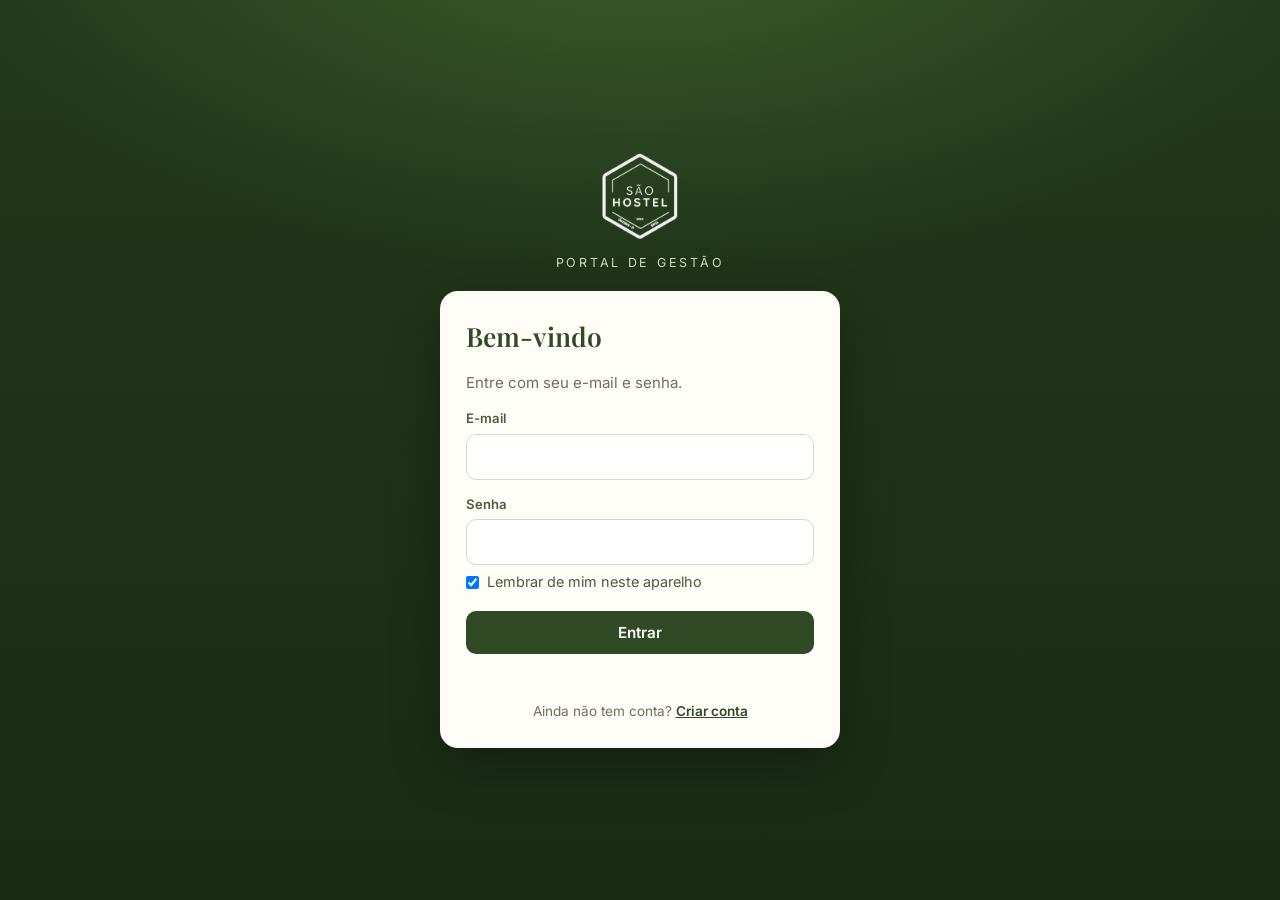
<file: index.html>
<!DOCTYPE html>
<html lang="pt-BR">
<head>
<meta charset="utf-8">
<meta name="viewport" content="width=device-width, initial-scale=1">
<meta name="robots" content="noindex, nofollow">
<meta name="theme-color" content="#22381a">
<title>Portal São Hostel</title>
<link rel="icon" type="image/png" href="assets/favicon.png?v=17">
<link rel="stylesheet" href="theme.css?v=17">
<link rel="stylesheet" href="portal.css?v=17">
</head>
<body>

<!-- ENTRADA -->
<main id="viewLogin" class="login hidden">
  <div class="login-inner">
    <div class="brand">
      <img class="logo" src="assets/logo.png?v=17" width="88" height="88" alt="São Hostel">
      <p class="tagline">Portal de gestão</p>
    </div>

    <form id="loginForm" class="card">
      <h1>Bem-vindo</h1>
      <p class="muted">Entre com seu e-mail e senha.</p>
      <label>E-mail<input id="loginEmail" type="email" autocomplete="username" required></label>
      <label>Senha<input id="loginPass" type="password" autocomplete="current-password" required></label>
      <label class="check"><input id="loginKeep" type="checkbox" checked> Lembrar de mim neste aparelho</label>
      <button class="btn block" id="loginBtn" type="submit">Entrar</button>
      <p id="loginMsg" class="msg" role="alert"></p>
      <p class="muted small switch">Ainda não tem conta? <a href="#" id="goSignup">Criar conta</a></p>
    </form>

    <form id="signupForm" class="card hidden">
      <h1>Criar conta</h1>
      <p class="muted">Depois de criar, o administrador precisa liberar o seu acesso.</p>
      <label>Primeiro nome<input id="signupNome" type="text" autocomplete="given-name" maxlength="40" required></label>
      <label>Sobrenome<input id="signupSobrenome" type="text" autocomplete="family-name" maxlength="60" required></label>
      <label>E-mail<input id="signupEmail" type="email" autocomplete="username" required></label>
      <label>Senha (mínimo 8 caracteres)<input id="signupPass" type="password" autocomplete="new-password" minlength="8" required></label>
      <label>Repita a senha<input id="signupPass2" type="password" autocomplete="new-password" minlength="8" required></label>
      <button class="btn block" id="signupBtn" type="submit">Criar conta</button>
      <p id="signupMsg" class="msg" role="alert"></p>
      <p class="muted small switch">Já tem conta? <a href="#" id="goLogin">Entrar</a></p>
    </form>
  </div>
</main>

<!-- MENU -->
<div id="viewHome" class="hidden">
  <header class="top">
    <img class="logo sm" src="assets/logo.png?v=17" width="64" height="64" alt="São Hostel">
    <span class="spacer"></span>
    <button class="btn ghost" id="btnRefresh" type="button" aria-label="Atualizar o portal">↻ Atualizar</button>
    <button class="btn ghost" id="btnPass" type="button">Trocar senha</button>
    <button class="btn ghost" id="btnLogout" type="button">Sair</button>
  </header>
  <main class="wrap">
    <section class="hello">
      <h1 id="helloName">Olá</h1>
      <p id="whoami" class="muted"></p>
    </section>
    <p id="homeMsg" class="msg"></p>
    <div id="cards" class="grid"></div>
  </main>
</div>

<!-- MÓDULO -->
<div id="viewModule" class="hidden module-view">
  <header class="top compact">
    <button class="btn ghost" id="btnBack" type="button" aria-label="Voltar ao menu">← Menu</button>
    <img class="logo bar" src="assets/logo.png?v=17" width="36" height="36" alt="São Hostel">
    <strong id="modTitle" class="modtitle"></strong>
    <span class="spacer"></span>
    <span id="saveStatus" class="status" aria-live="polite"></span>
  </header>
  <iframe id="frame" title="Módulo"></iframe>
</div>

<!-- ADMIN -->
<div id="viewAdmin" class="hidden">
  <header class="top compact">
    <button class="btn ghost" id="btnBackAdmin" type="button" aria-label="Voltar ao menu">← Menu</button>
    <img class="logo bar" src="assets/logo.png?v=17" width="36" height="36" alt="São Hostel">
        <strong class="modtitle">Usuários e acessos</strong>
  </header>
  <main class="wrap">
    <div class="panel">
      <p class="muted">Para criar uma pessoa direto no Supabase: <b>Authentication → Users → Add user</b> (marque “Auto Confirm User”). Quem se cadastra pelo portal aparece aqui como <b>pendente</b>; escolha o acesso e salve.</p>
      <p id="adminMsg" class="msg"></p>
      <div class="tablewrap">
        <table>
          <thead><tr><th>Nome</th><th>E-mail</th><th>Acesso</th><th></th></tr></thead>
          <tbody id="userRows"></tbody>
        </table>
      </div>
    </div>
  </main>
</div>

<script src="config.js?v=17"></script>
<script src="vendor/supabase.js?v=17"></script>
<script src="portal.js?v=17"></script>
</body>
</html>
</file>
<file: theme.css>
/* Tema São Hostel — compartilhado pelo portal e pelos módulos.
   Cores aproximadas do perfil @sao.hostel (verde-floresta, creme, luz âmbar, madeira). */
@font-face{font-family:'Playfair Display';font-weight:600;font-style:normal;font-display:swap;src:url('fonts/playfair-display-latin-600-normal.woff2') format('woff2')}
@font-face{font-family:'Playfair Display';font-weight:700;font-style:normal;font-display:swap;src:url('fonts/playfair-display-latin-700-normal.woff2') format('woff2')}
@font-face{font-family:'Inter';font-weight:400;font-style:normal;font-display:swap;src:url('fonts/inter-latin-400-normal.woff2') format('woff2')}
@font-face{font-family:'Inter';font-weight:500;font-style:normal;font-display:swap;src:url('fonts/inter-latin-500-normal.woff2') format('woff2')}
@font-face{font-family:'Inter';font-weight:600;font-style:normal;font-display:swap;src:url('fonts/inter-latin-600-normal.woff2') format('woff2')}
@font-face{font-family:'Inter';font-weight:700;font-style:normal;font-display:swap;src:url('fonts/inter-latin-700-normal.woff2') format('woff2')}

:root{
  --sh-verde:#2f4a24; --sh-verde-esc:#22381a; --sh-verde-claro:#6f9446; --sh-verde-palido:#e8eedd;
  --sh-creme:#f6f1e6; --sh-areia:#ddd6c3; --sh-ambar:#c8923a; --sh-madeira:#8a5a34; --sh-tinta:#1f2a1a;
}
html{-webkit-text-size-adjust:100%}
body{font-family:'Inter',system-ui,-apple-system,"Segoe UI",Roboto,sans-serif}
button,input,select,textarea{font-family:inherit}
h1,h2,h3{font-family:'Playfair Display',Georgia,'Times New Roman',serif;font-weight:600;letter-spacing:.1px}
</file>
<file: portal.css>
:root{--bg:var(--sh-creme);--card:#fffdf8;--borda:var(--sh-areia);--txt:var(--sh-tinta);--mut:#6b705f;--ok:#2f6b2a;--err:#a8352a}
*{box-sizing:border-box}
html,body{height:100%;margin:0}
body{background:var(--bg);color:var(--txt);font-size:15px;line-height:1.5}
.hidden{display:none!important}

/* Logo: o PNG é escuro e transparente; em fundo verde ele é invertido para branco */
.logo{display:block;width:88px;height:88px;max-width:40vw;margin:0 auto;object-fit:contain;filter:invert(1) brightness(1.15)}
.logo.sm{width:64px;height:64px;margin:0 auto}
.logo.bar{width:36px;height:36px;margin:0;flex:none}

/* Entrada */
.login{min-height:100%;display:flex;align-items:center;justify-content:center;padding:28px 16px;color:var(--sh-creme);
  background:radial-gradient(1200px 600px at 50% -10%,#3b5c2b 0%,transparent 60%),linear-gradient(180deg,var(--sh-verde-esc),#1a2c14)}
.login-inner{width:100%;max-width:400px}
.brand{display:flex;flex-direction:column;align-items:center;text-align:center;margin-bottom:18px}
.tagline{margin:14px 0 0;font-size:.78rem;letter-spacing:.22em;text-transform:uppercase;color:#cfd8bd}

.card{background:var(--card);color:var(--txt);border-radius:18px;padding:26px;box-shadow:0 18px 50px rgba(0,0,0,.28)}
.card h1{margin:0 0 4px;font-size:1.65rem;color:var(--sh-verde)}
label{display:block;margin:15px 0 0;font-size:.82rem;font-weight:600;color:#4d5a40}
input,select{display:block;width:100%;margin-top:5px;padding:12px 13px;border:1px solid var(--borda);border-radius:10px;font-size:1rem;background:#fff;color:var(--txt)}
input:focus,select:focus{outline:2px solid var(--sh-verde-claro);border-color:var(--sh-verde-claro)}

.btn{margin-top:18px;padding:12px 18px;border:0;border-radius:10px;background:var(--sh-verde);color:#fff;font-size:.95rem;font-weight:600;cursor:pointer;transition:background .15s,transform .05s}
.btn:hover{background:#3d5f2e}
.btn:active{transform:translateY(1px)}
.btn:disabled{opacity:.55;cursor:not-allowed}
.btn.block{display:block;width:100%}
.btn.ghost{margin:0;background:transparent;color:inherit;border:1px solid rgba(255,255,255,.35);padding:8px 14px;font-weight:500}
.btn.ghost:hover{background:rgba(255,255,255,.12)}
.btn.small{margin:0;padding:8px 14px;font-size:.88rem}
.muted{color:var(--mut)}.small{font-size:.85rem}
.msg{min-height:1.2em;margin:12px 0 0;font-size:.9rem;color:var(--err)}
.msg.ok{color:var(--ok)}
.switch{margin:18px 0 0;text-align:center}
.switch a{color:var(--sh-verde);font-weight:600}

/* Barra superior */
.top{display:flex;align-items:center;gap:10px;padding:6px 18px;background:linear-gradient(180deg,var(--sh-verde-esc),var(--sh-verde));color:var(--sh-creme);position:sticky;top:0;z-index:5;flex-wrap:wrap;border-bottom:3px solid var(--sh-ambar)}
.top.compact{padding:8px 14px}
.spacer{flex:1}
.modtitle{font-family:'Playfair Display',Georgia,serif;font-weight:600;font-size:1.05rem}

/* Menu */
.wrap{max-width:980px;margin:0 auto;padding:26px 18px 40px}
.hello h1{margin:0;font-size:2rem;color:var(--sh-verde)}
.hello p{margin:4px 0 0}
.grid{display:grid;grid-template-columns:repeat(auto-fill,minmax(250px,1fr));gap:16px;margin-top:18px}
.tile{position:relative;display:flex;flex-direction:column;gap:6px;background:var(--card);border:1px solid var(--borda);border-left:4px solid var(--sh-ambar);border-radius:14px;padding:20px 20px 18px;text-align:left;cursor:pointer;font:inherit;color:inherit;box-shadow:0 2px 10px rgba(47,74,36,.06);transition:transform .15s,box-shadow .15s,border-color .15s}
.tile:hover{transform:translateY(-3px);box-shadow:0 12px 26px rgba(47,74,36,.14);border-color:var(--sh-verde-claro);border-left-color:var(--sh-ambar)}
.tile .ico{width:42px;height:42px;border-radius:12px;background:var(--sh-verde-palido);color:var(--sh-verde);display:grid;place-items:center;margin-bottom:6px}
.tile .ico svg{width:24px;height:24px;fill:none;stroke:currentColor;stroke-width:1.7;stroke-linecap:round;stroke-linejoin:round}
.tile h2{margin:0;font-size:1.15rem;color:var(--sh-verde)}
.tile p{margin:0;color:var(--mut);font-size:.9rem}
.tile .go{margin-top:auto;padding-top:10px;font-size:.82rem;font-weight:600;color:var(--sh-madeira)}

/* Módulo */
.module-view{display:flex;flex-direction:column;height:100%}
.module-view iframe{flex:1;width:100%;border:0;background:#fff}
.status{font-size:.82rem;color:#d7dfc6}
.status.saved{color:#bfe3a3}.status.error{color:#ffd0c8;font-weight:700}

/* Administração */
.panel{background:var(--card);border:1px solid var(--borda);border-radius:16px;padding:22px;box-shadow:0 2px 10px rgba(47,74,36,.06)}
.tablewrap{overflow:auto;border:1px solid var(--borda);border-radius:12px;margin-top:8px;background:#fff}
table{width:100%;border-collapse:collapse}
th,td{padding:11px 10px;text-align:left;border-bottom:1px solid #ece6d6;font-size:.92rem}
th{background:#f3eedf;color:#5a6049;font-size:.74rem;text-transform:uppercase;letter-spacing:.06em}
tr:last-child td{border-bottom:0}
td select{margin:0;padding:8px 9px}
@media(max-width:600px){th:nth-child(2),td:nth-child(2){display:none}.hello h1{font-size:1.7rem}.card{padding:22px}}

.top.compact{flex-wrap:nowrap}.top.compact .modtitle{white-space:nowrap;overflow:hidden;text-overflow:ellipsis;min-width:0}.top.compact .btn{flex:none;padding:6px 10px}.top.compact .status{flex:none;white-space:nowrap}
@media(max-width:480px){.top.compact{gap:8px;padding:6px 10px}.modtitle{font-size:.95rem}}

.check{display:flex;align-items:center;gap:8px;font-size:.9rem;margin:6px 0 12px;font-weight:400}.check input{width:auto;margin:0}
td input[type=text]{min-width:110px}
</file>
<file: modules/lsr/style.css>
:root{--ink:#2e4125;--muted:#74816e;--bg:#f6f9f5;--card:#fff;--line:#e4ebe0;--brand:#5a8645;--pale:#f0f8eb;--warn:#986316;--warnbg:#fff2d6;--danger:#a23d37;--dangerbg:#fde9e7}
*{box-sizing:border-box}body{margin:0;background:var(--bg);color:var(--ink);font:15px/1.45 -apple-system,BlinkMacSystemFont,"Segoe UI",sans-serif}header{background:var(--ink);color:white;padding:22px 16px}header .inner,main{max-width:1150px;margin:auto}header h1{margin:0;font-size:24px}header p{margin:5px 0 0;color:#ebf6e5;font-size:13px}.headrow{display:flex;justify-content:space-between;gap:12px;align-items:center}.saved{font-size:11px;color:#ebf6e5}main{padding:14px 12px 30px}.tabs{display:flex;gap:7px;overflow:auto;padding:4px 0 12px;position:sticky;top:0;background:var(--bg);z-index:3}.tab{white-space:nowrap;border:1px solid var(--line);border-radius:99px;padding:9px 13px;background:white;color:var(--ink);font-weight:700;font-size:13px}.tab.active{background:var(--brand);border-color:var(--brand);color:white}.view{display:none}.view.active{display:block}.grid{display:grid;grid-template-columns:repeat(4,minmax(0,1fr));gap:10px}.two{display:grid;grid-template-columns:repeat(2,minmax(0,1fr));gap:12px}.card{background:var(--card);border:1px solid var(--line);border-radius:15px;padding:15px;min-width:0;margin-bottom:12px;box-shadow:0 5px 18px #19332e08}.card h2{font-size:17px;margin:0 0 10px}.card h3{font-size:14px;margin:0 0 8px}.muted{color:var(--muted)}.small{font-size:12px}.metric{font-size:25px;font-weight:800;letter-spacing:-.5px}.metriclabel{font-size:12px;color:var(--muted)}.sectionhead{display:flex;justify-content:space-between;gap:10px;align-items:center;margin:8px 0 12px}.sectionhead h2{margin:0;font-size:20px}label{display:block;font-size:12px;font-weight:700;color:#4c625a;margin:0 0 5px}input,select,textarea{width:100%;border:1px solid #ccd9d1;border-radius:9px;padding:10px;background:white;color:var(--ink);font:inherit;min-width:0}input:focus,select:focus,textarea:focus{outline:2px solid #c0deb1;border-color:var(--brand)}.field{margin-bottom:10px}.formgrid{display:grid;grid-template-columns:repeat(2,minmax(0,1fr));gap:10px}.full{grid-column:1/-1}.btn{border:0;border-radius:9px;padding:10px 13px;background:var(--brand);color:white;font-weight:750;font-size:13px;cursor:pointer}.btn.secondary{background:#eff4ec;color:var(--ink)}.btn.danger{background:var(--dangerbg);color:var(--danger)}.btn.sm{padding:6px 9px;font-size:12px}.actions{display:flex;flex-wrap:wrap;gap:8px;margin-top:10px}.notice{border-radius:11px;padding:12px;margin:10px 0;background:#f3faef;border:1px solid #dae9d3;font-size:13px}.notice.warn{background:var(--warnbg);border-color:#f0dba8;color:#744d0b}.notice.danger{background:var(--dangerbg);border-color:#f4c5c1;color:#8d302b}.notice.neutral{background:#f2f5f0;border-color:#e4ebe0;color:#56674d}.tablewrap{overflow:auto;border:1px solid var(--line);border-radius:10px;background:white}table{border-collapse:collapse;width:100%;min-width:590px;font-size:13px}th,td{padding:9px;border-bottom:1px solid #ebf0e9;text-align:left;vertical-align:top}th{background:#f3f7f1;color:#64725d;font-size:11px;text-transform:uppercase}tr:last-child td{border-bottom:0}.pill{display:inline-block;padding:3px 8px;border-radius:99px;background:#f2f5f0;font-size:11px;font-weight:750}.ok{background:var(--pale);color:var(--brand)}.warnpill{background:var(--warnbg);color:var(--warn)}.bad{background:var(--dangerbg);color:var(--danger)}.empty{padding:18px;text-align:center;color:var(--muted);font-size:13px}.itemrow{display:grid;grid-template-columns:minmax(0,1fr) repeat(3,minmax(62px,82px)) minmax(62px,76px);gap:7px;align-items:center;padding:8px 0;border-bottom:1px solid #edf2eb}.itemrow .name{font-size:12px;font-weight:650}.itemrow input{padding:8px 6px;text-align:center}.stock-total{font-size:13px;font-weight:800;text-align:center;font-variant-numeric:tabular-nums}.stock-header{font-size:11px;text-align:center}.stock-header>div:first-child{text-align:left}#stockForm{overflow-x:auto}.stock-row,.stock-header{min-width:680px}.subheading{font-size:12px;text-transform:uppercase;letter-spacing:.5px;color:var(--muted);font-weight:800;margin:18px 0 7px}.bar{height:8px;background:#eaefe8;border-radius:99px;overflow:hidden;margin-top:6px}.bar span{display:block;height:100%;background:var(--brand);border-radius:99px}.footer{margin:22px 0 4px;text-align:center;color:var(--muted);font-size:11px}.hidden{display:none!important}
@media(max-width:760px){.grid{grid-template-columns:repeat(2,minmax(0,1fr))}.two{grid-template-columns:1fr}.formgrid{grid-template-columns:1fr}.full{grid-column:auto}.metric{font-size:23px}.card{padding:13px}.sectionhead{align-items:flex-start;flex-direction:column}.tabs{margin:0 -12px;padding:6px 12px 12px}header h1{font-size:22px}.itemrow{grid-template-columns:minmax(0,1fr) repeat(3,minmax(62px,76px)) minmax(62px,70px)}.itemrow .optional{display:block}}

.quick-export{border-color:#cfe1c6;background:linear-gradient(135deg,#fff 0%,#f7fcf4 100%)}
.quick-export .actions{display:flex;flex-wrap:wrap;gap:8px}
.quick-export .btn{min-height:40px}

/* Qualidade e ocorrências */
.quality-metrics{margin-bottom:12px}
.quality-line{display:flex;justify-content:space-between;gap:10px;padding:9px 0;border-bottom:1px solid var(--line);font-size:13px}
.quality-line:last-child{border-bottom:0}
.quality-actions{display:grid;gap:6px;min-width:145px}
.quality-actions select{font-size:12px;padding:7px}
.smallbtn{padding:6px 9px;font-size:12px;justify-self:start}
.pill.good{background:#e0f4e9;color:#176b45}
.pill.bad{background:#fde9e7;color:#a23d37}
.pill.warn{background:#fff2d6;color:#986316}

.batch-heading{display:flex;justify-content:space-between;align-items:center;gap:10px;margin:18px 0 8px}.batch-heading h3{margin:0;font-size:15px}.batch-items{display:grid;grid-template-columns:repeat(2,minmax(0,1fr));gap:0 18px;border-top:1px solid var(--line)}.batch-row{display:flex;align-items:center;justify-content:space-between;gap:12px;margin:0;padding:9px 0;border-bottom:1px solid #f1f4ef;color:var(--ink);font-size:12px}.batch-row span{flex:1}.batch-row input{width:82px;flex:0 0 82px;text-align:center;padding:8px 5px}.batch-row input::-webkit-inner-spin-button{opacity:1}@media(max-width:760px){.batch-items{grid-template-columns:1fr}.batch-row{font-size:13px}}

.time-parts{display:grid;grid-template-columns:repeat(3,minmax(0,1fr));gap:8px}.time-parts label{display:flex;flex-direction:column;gap:5px;color:var(--muted)}.time-parts input{width:100%;min-width:0}
</file>
